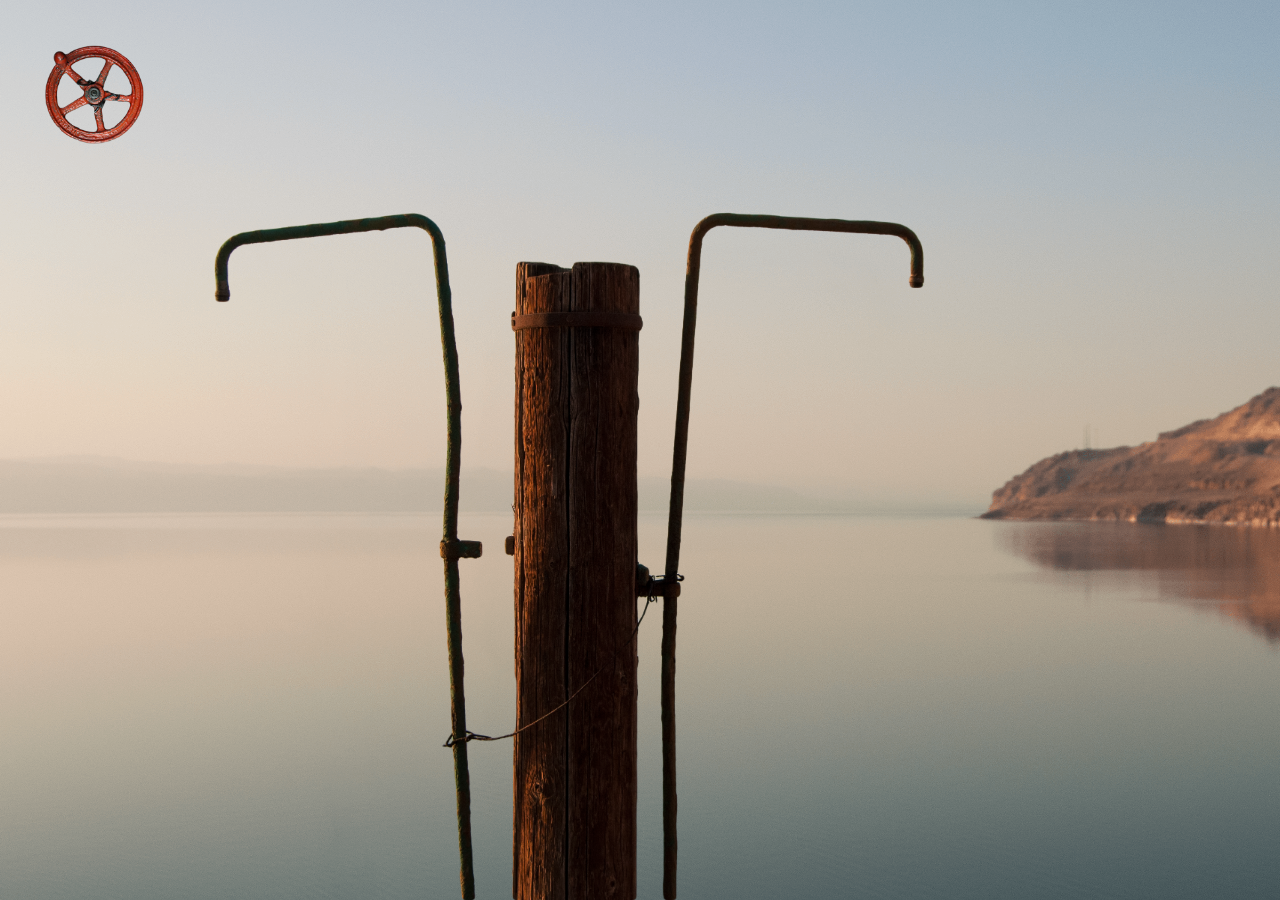
<file: index.html>
<!DOCTYPE html>
<html lang="en">

<head>
    
    <!-- Required meta tags -->
    <meta charset="utf-8">
    <meta name="viewport" content="width=device-width, initial-scale=1, shrink-to-fit=no">
    
    <!-- Other meta tags -->
    <meta name="description" content="Portfolio	of works">
    <meta name="keywords" content="EDA,	Digital Portfolio,	digital	media, Kent">
    <meta name="author" content="Michail Skalistiris Pikis">
    
    <!-- Bootstrap CSS -->
    <link rel="stylesheet" href="https://maxcdn.bootstrapcdn.com/bootstrap/4.0.0-beta/css/bootstrap.min.css" integrity="sha384-/Y6pD6FV/Vv2HJnA6t+vslU6fwYXjCFtcEpHbNJ0lyAFsXTsjBbfaDjzALeQsN6M" crossorigin="anonymous">
    
    <!-- Stylesheet link -->
    <link	rel="stylesheet"	href="css/styles.css">
    
    <!-- Favicons -->
    <link rel="icon" href="img/favicon.ico">
    <title>Michail Skalistiris Pikis</title>
</head>

<body>
    
    <!-- Valve Menu -->
    <nav >
        <a href="Menu.html"><img id="valve" src="img/Home/RValve.png" alt="Menu Button"></a>
    </nav>
    
    <!-- Tube Picture -->
   <div class="tubeD">
        <picture>
            <source srcset="img/Home/Mobile/Tubem.png" media="(min-height:100vw)">
            
            <!-- Tube for mobile -->
            <source srcset="img/Home/PC/Tube.png"> <img id="tube" src="img/Home/PC/Tube.png" alt="Tube"> </picture>
    </div>
    <!-- Signature -->
    <footer> <img id="signature" src="img/Home/Signature.png" alt="Signature">
    </footer>
   
</body>

</html>
</file>
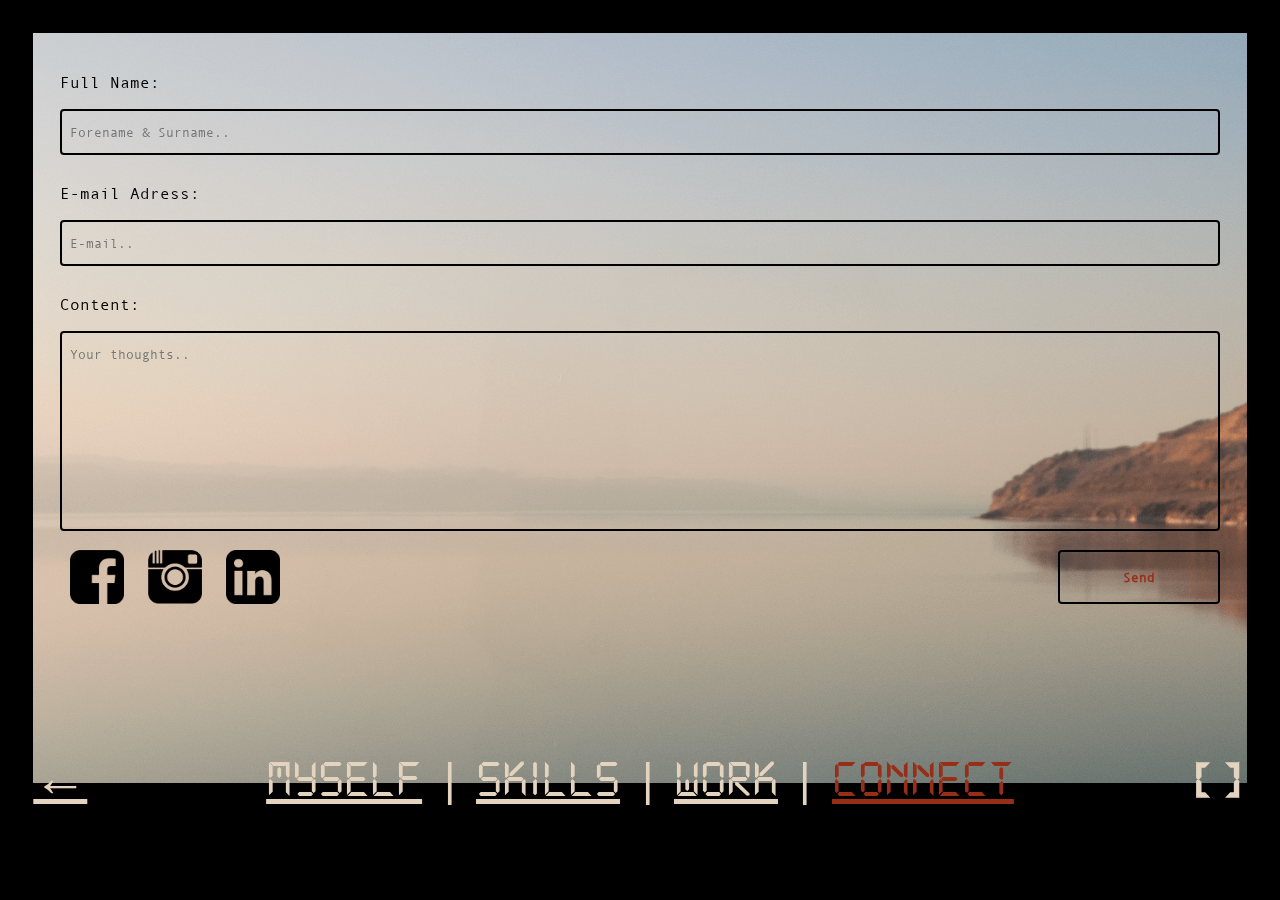
<file: Connect.html>
<!DOCTYPE html>
<html lang="en">

<head>
    <!-- Required meta tags -->
    <meta charset="utf-8">
    <meta name="viewport" content="width=device-width, initial-scale=1, shrink-to-fit=no">
    <!-- Bootstrap CSS -->
    <link rel="stylesheet" href="https://maxcdn.bootstrapcdn.com/bootstrap/4.0.0-beta/css/bootstrap.min.css" integrity="sha384-/Y6pD6FV/Vv2HJnA6t+vslU6fwYXjCFtcEpHbNJ0lyAFsXTsjBbfaDjzALeQsN6M" crossorigin="anonymous">
    <!-- Stylesheet link -->
    <link rel="stylesheet" href="css/styles.css">
    <!-- jQuery link -->
    <script src="js/jquery-3.2.1.min.js"></script>
    <script src="js/MenuFunctions.js"></script>
    <script>
        $(document).ready(function () {
            $("#sym").click(function () {
                $(".dMenu").css("bottom", "-16vh");
                $("#frame").css("border-bottom-width", "3.7vmin");
            });
        });
    </script>
    <!-- Favicons -->
    <link rel="icon" href="img/favicon.ico">
    <title>Michail Skalistiris Pikis</title>
</head>

<body>
    <div id="frame">
        <div id="contForm">
            <form action="mailto:admin@mspikis.com" method="post" enctype="text/plain">
                <div>
                    <label for="fName">Full Name:</label>
                    <input type="text" id="fName" name="Name" placeholder=" Forename & Surname.. " required> </div>
                <div>
                    <label for="email">E-mail Adress:</label>
                    <input type="text" id="email" name="E-mail" placeholder=" E-mail.." required> </div>
                <div>
                    <label for="subject">Content:</label>
                    <textarea id="subject" name="Message" placeholder=" Your thoughts.." style="height:200px" required></textarea>
                </div>
                <div>
                    <div class="cButtons">
                        <input type="submit" value="Send">
                        <div id="sMIcons">
                            <a href="https://www.facebook.com/michael.sk.pi"><img src="img/Connect/fbIcon.png" alt="Facebook Icon"></a>
                            <a href="https://www.instagram.com/mike_sk.p/"><img src="img/Connect/instaIcon.png" alt="Instagram Icon"></a>
                            <a href="https://www.linkedin.com/in/michail-skalistiris-pikis-367333107/"><img src="img/Connect/linkedInIcon.png" alt="Linked In Icon"></a>
                        </div>
                    </div>
                </div>
            </form>
            <button id="arrow">⥣</button>
        </div>
    </div>
    <div class="dMenu">
        <div class="dMContainer"> <a id="back" href="index.html">←</a>
            <div class="mPages">
                <ul id="line1">
                    <li><a href="Myself.html">MySelf</a></li><li>
                        <h3>|</h3> </li><li><a href="Skills.html">Skills<br></a></li>
                </ul>
                <h3 class="mHide">|</h3>
                <ul id="line2">
                    <li><a href="Work.html">Work</a></li><li>
                        <h3>|</h3> </li><li><a class="active" href="Connect.html">Connect</a></li>
                </ul>
            </div>
            <button id="sym">[ ]</button>
        </div>
    </div>
    <footer>
    </footer>
</body>

</html>
</file>
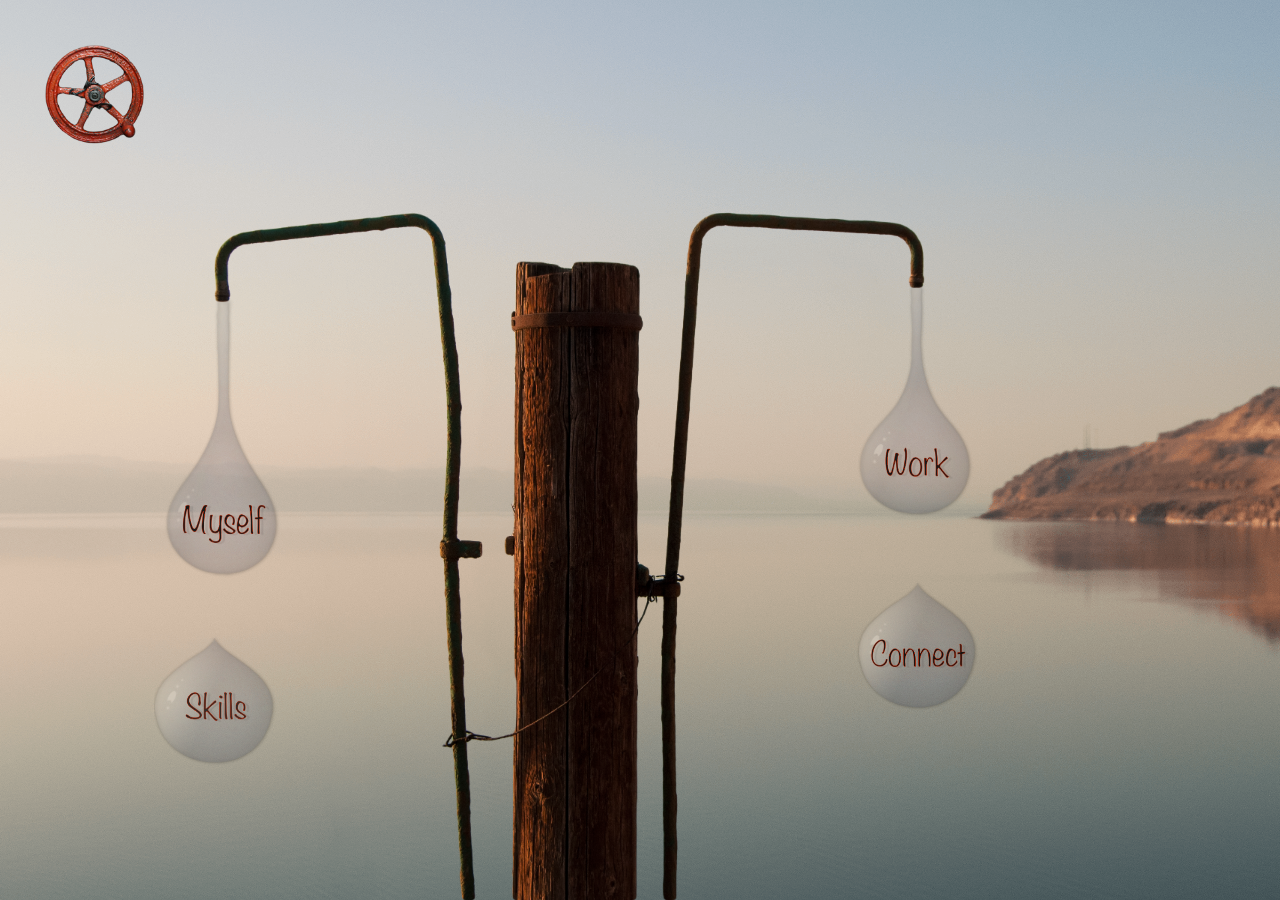
<file: Menu.html>
<!DOCTYPE html>
<html lang="en">

<head>
    <!-- Required meta tags -->
    <meta charset="utf-8">
    <meta name="viewport" content="width=device-width, initial-scale=1, shrink-to-fit=no">
    <!-- Other meta tags -->
    <meta name="description" content="Portfolio	of works">
    <meta name="keywords" content="EDA,	Digital Portfolio,	digital	media, Kent">
    <meta name="author" content="Michail Skalistiris Pikis">
    <!-- Javascript -->
    <script src="js/jquery-3.2.1.min.js"></script>
    <script src="js/MenuFunctions.js"></script>
    <script>
        $(document).ready(function () {
            
            // On load
            $("#valve").mouseover(function(){
    $(this).css("transform", "rotateZ(30deg)");
});
            $("#valve").mouseout(function(){
    $(this).css("transform", "rotateZ(180deg)");
});
           
           


            $("#valve").css("transform", "rotate(180deg)");
            
        });
    </script>
    <!-- Favicon -->
    <link rel="icon" href="img/favicon.ico">
    <!-- Bootstrap CSS -->
    <link rel="stylesheet" href="https://maxcdn.bootstrapcdn.com/bootstrap/4.0.0-beta/css/bootstrap.min.css" integrity="sha384-/Y6pD6FV/Vv2HJnA6t+vslU6fwYXjCFtcEpHbNJ0lyAFsXTsjBbfaDjzALeQsN6M" crossorigin="anonymous">
    <!-- Stylesheet link -->
    <link rel="stylesheet" href="css/styles.css">
    <!-- Favicons -->
    <title>Michail Skalistiris Pikis</title>
</head>

<body>
    <!-- Valve Menu -->
    <nav>
        <a href="index.html"><img id="valve" src="img/Home/RValve.png" alt="Menu Button"></a>
    </nav>
    <!-- Tube & Droplets Menu -->
    <div class="tubeD">
        <!-- Drops-->
        <!-- Myself Top Left -->
    
            <a id="dmyself" href="Myself.html">
                <picture>
                    <source srcset="img/Menu/Mobile/Dropsm/top.png" media="(min-height:100vw)">
                    <source srcset="img/Menu/PC/Drops/TL.png"><img class="dropt" src="img/Menu/PC/Drops/TL.png" alt="TL drop"> </picture>
            </a>
            <!-- Skills Bottom Left -->
            <a id="dskills" href="Skills.html">
                <picture> <img class="dropsb" src="img/Menu/PC/Drops/BL.png" alt="TL drop"> </picture>
            </a>
            <!-- Work Top Right -->
            <a id="dwork" href="Work.html">
                <picture>
                    <source srcset="img/Menu/Mobile/Dropsm/3.png" media="(min-height:100vw)">
                    <source srcset="img/Menu/PC/Drops/TR.png"><img class="dropt2" src="img/Menu/PC/Drops/TL.png" alt="TL drop"> </picture>
            </a>
            <!-- Connect Bottom Right -->
            <a id="dconnect" href="Connect.html">
                <picture> <img class="dropsb" src="img/Menu/PC/Drops/BR.png" alt="TL drop"> </picture>
            </a>
  
       <!-- Tube -->
        <picture>
            <source srcset="img/Home/Mobile/Tubem.png" media="(min-height:100vw)">
            <source srcset="img/Home/PC/Tube.png"> <img id="tube" src="img/Home/PC/Tube.png" alt="Tube"> </picture>
    </div>
    <!-- Signature -->
    <footer> <img id="signature" src="img/Home/Signature.png" alt="Signature">
    </footer>
</body>

</html>
</file>
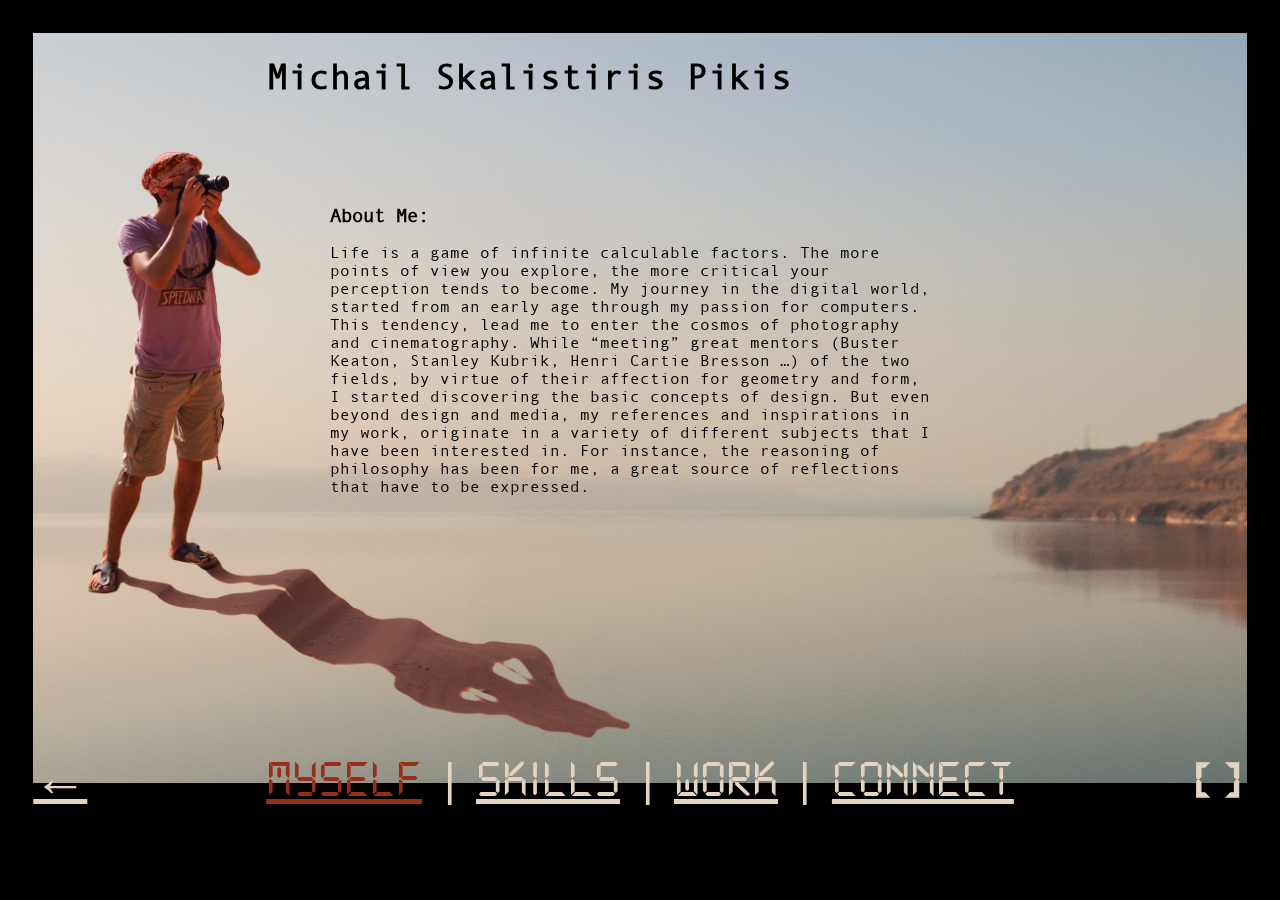
<file: Myself.html>
<!DOCTYPE html>
<html lang="en">

<head>
    <!-- Required meta tags -->
    <meta charset="utf-8">
    <meta name="viewport" content="width=device-width, initial-scale=1, shrink-to-fit=no">
    <!-- Bootstrap CSS -->
    <link rel="stylesheet" href="https://maxcdn.bootstrapcdn.com/bootstrap/4.0.0-beta/css/bootstrap.min.css" integrity="sha384-/Y6pD6FV/Vv2HJnA6t+vslU6fwYXjCFtcEpHbNJ0lyAFsXTsjBbfaDjzALeQsN6M" crossorigin="anonymous">
    <!-- Stylesheet link -->
    <link rel="stylesheet" href="css/styles.css">
    <!-- jQuery link -->
    <script src="js/jquery-3.2.1.min.js"></script>
    <script src="js/MenuFunctions.js"></script>
    <!-- Favicons -->
    <link rel="icon" href="img/favicon.ico">
    <title>Michail Skalistiris Pikis</title>
</head>

<body>
    <!-- Frame-->
    <div id="frame">
        <!-- Content container-->
        <div id="contentM">
            <!-- Title-->
            <h1 id="name">Michail Skalistiris Pikis</h1>
            <!-- Picture of Myself-->
            <picture> <img id="myPhoto" src="img/Myself/MyPicture.png" alt="My Photo"></picture>
            <div id="mText">
                <!-- Content Heading-->
                <h2 id="h2m">About Me:</h2>
                <!-- About Me text-->
                <div id="aboutM">
                    <p>Life is a game of infinite calculable factors. The more points of view you explore, the more critical your perception tends to become. My journey in the digital world, started from an early age through my passion for computers. This tendency, lead me to enter the cosmos of photography and cinematography. While “meeting” great mentors (Buster Keaton, Stanley Kubrik, Henri Cartie Bresson …) of the two fields, by virtue of their affection for geometry and form, I started discovering the basic concepts of design. But even beyond design and media, my references and inspirations in my work, originate in a variety of different subjects that I have been interested in. For instance, the reasoning of philosophy has been for me, a great source of reflections that have to be expressed.</p>
                </div>
            </div>
        </div>
    </div>
    <!-- Digital Menu -->
   <div class="dMenu">
        <div class="dMContainer"> <a id="back" href="index.html">←</a>
            <div class="mPages">
                <ul id="line1">
                    <li><a class="active" href="Myself.html">MySelf</a></li><li>
                        <h3>|</h3> </li><li><a  href="Skills.html">Skills<br></a></li>
                </ul>
                <h3 class="mHide">|</h3>
                <ul id="line2">
                    <li><a href="Work.html">Work</a></li><li>
                        <h3>|</h3> </li><li><a href="Connect.html">Connect</a></li>
                </ul>
            </div>
            <button id="sym">[ ]</button>
        </div>
        <button id="arrow">⥣</button>
    </div>
</body>

</html>
</file>
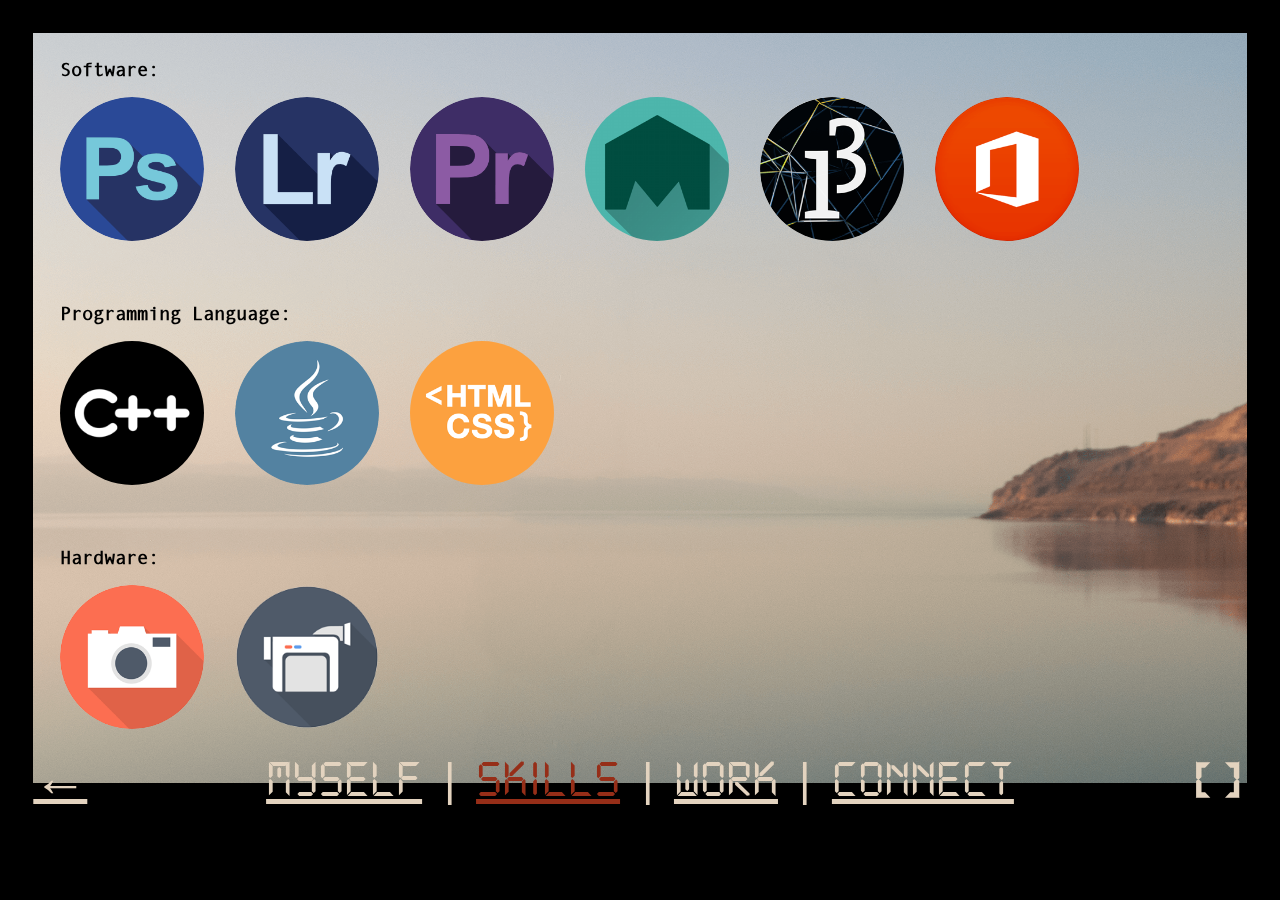
<file: Skills.html>
<!DOCTYPE html>
<html lang="en">

<head>
    <!-- Required meta tags -->
    <meta charset="utf-8">
    <meta name="viewport" content="width=device-width, initial-scale=1, shrink-to-fit=no">
    <script src="js/jquery-3.2.1.min.js"></script>
    <script src="js/MenuFunctions.js"></script>
    <script>
        $(document).ready(function () {
            $(".sText").children().hide();
            $("#photoshopB").click(function () {
                $(".sText").children().hide();
                $("#photoshopT").show();
            });
            $("#lightroomB").click(function () {
                $(".sText").children().hide();
                $("#lightroomT").show();
            });
            $("#premiereB").click(function () {
                $(".sText").children().hide();
                $("#premiereT").show();
            });
            $("#mayaB").click(function () {
                $(".sText").children().hide();
                $("#mayaT").show();
            });
            $("#processingB").click(function () {
                $(".sText").children().hide();
                $("#processingT").show();
            });
            $("#officeB").click(function () {
                $(".sText").children().hide();
                $("#officeT").show();
            });
            $("#cB").click(function () {
                $(".sText").children().hide();
                $("#cT").show();
            });
            $("#javaB").click(function () {
                $(".sText").children().hide();
                $("#javaT").show();
            });
            $("#webB").click(function () {
                $(".sText").children().hide();
                $("#webT").show();
            });
            $("#photographyB").click(function () {
                $(".sText").children().hide();
                $("#photographyT").show();
            });
            $("#videoB").click(function () {
                $(".sText").children().hide();
                $("#videoT").show();
            });
            
        });
    </script>
    <!-- Bootstrap CSS -->
    <link rel="stylesheet" href="https://maxcdn.bootstrapcdn.com/bootstrap/4.0.0-beta/css/bootstrap.min.css" integrity="sha384-/Y6pD6FV/Vv2HJnA6t+vslU6fwYXjCFtcEpHbNJ0lyAFsXTsjBbfaDjzALeQsN6M" crossorigin="anonymous">
    <!-- Stylesheet link -->
    <link rel="stylesheet" href="css/styles.css">
    <!-- Favicons -->
    <link rel="icon" href="img/favicon.ico">
    <title>Michail Skalistiris Pikis</title>
</head>

<body>
    <!-- Frame-->
    <div id="frame">
        <!-- Flex content container-->
        <div id="flex-container">
            <!-- Software skills-->
            <div id="softCont">
                <h2 class="sHead">Software:</h2>
                <!-- Flex icon container-->
                <div class="row">
                    <button id="photoshopB" class="sButton"><img src="img/Skills/Photoshop.png" alt="Photoshop Icon"></button>
                    <button class="sButton" id="lightroomB"><img src="img/Skills/Lightroom.png" alt="Lightroom Icon"></button>
                    <button class="sButton" id="premiereB"><img src="img/Skills/Premiere.png" alt="Premiere Icon"></button>
                    <button class="sButton" id="mayaB"><img src="img/Skills/Maya.png" alt="Maya Icon"></button>
                    <button class="sButton" id="processingB"><img src="img/Skills/Processing.png" alt="Processing Icon"></button>
                    <button class="sButton" id="officeB"><img src="img/Skills/Office.png" alt="Office Icon"></button>
                </div>
            </div>
            <!-- Programming Language SKills-->
            <div id="prLaCont">
                <h2 class="sHead">Programming Language:</h2>
                <div class="row">
                    <button class="sButton" id="cB"><img src="img/Skills/C.png" alt="C++ Icon"></button>
                    <button class="sButton" id="javaB"><img src="img/Skills/JAVA.png" alt="Java Icon"></button>
                    <button class="sButton" id="webB"><img src="img/Skills/htmlcss.png" alt="HTML & CSS & JS"></button>
                </div>
            </div>
            <!-- Hardware Skills-->
            <div id="hardCont">
                <h2 class="sHead">Hardware:</h2>
                <div class="row">
                    <button class="sButton" id="photographyB"><img src="img/Skills/Photography.png" alt="Photography Icon"></button>
                    <button class="sButton" id="videoB"><img src="img/Skills/Video.png" alt="Video Icon"></button>
                </div>
            </div>
            <div class="sText">
                <div id="photoshopT">
                    <h2>Photoshop:</h2><br>
                    <p>Designing, enhancing and grading, have become a part of my lifestyle since 2009, and what a better tool than Photoshop.</p>
                </div>
                <div id="lightroomT">
                    <h2>Lightroom:</h2><br>
                    <p>The colossus of discipline and organization has been a useful companion in creating and storing photographic artworks.</p>
                </div>
                <div id="premiereT">
                    <h2>Premiere:</h2><br>
                    <p>Moving image would never be the same with the absence of Premier. Since 2015 I have explored many of its multiple functionalities with some success.</p>
                </div>
                <div id="mayaT">
                    <h2>Maya:</h2><br>
                    <p>Three-dimensional representation of media is a radical evolution in the conventional digital world. In order to be part of the future, I have worked with Maya and created multiple designs.</p>
                </div>
                <div id="processingT">
                    <h2>Processing:</h2><br>
                    <p>Through using Processing, I have learned how to connect the digital world with the tangible in order to produce games and productivity applications.</p>
                </div>
                <div id="officeT">
                    <h2>Office:</h2><br>
                    <p>Word, Excel and PowerPoint are compulsory tools for dealing with complex and everyday problems in a well-organized framework. As a digital artist, they have become an element of my routine.</p>
                </div>
                <div id="cT">
                    <h2>C++:</h2><br>
                    <p>I have experimented with C++ on a basic level through Visual Studio.</p>
                </div>
                <div id="javaT">
                    <h2>Java:</h2><br>
                    <p>Java became a passion, when I started realizing the double O concept and its application in every-day problems. As a compulsive rationalist, order, categorization and nesting, became a part of my lifestyle.</p>
                </div>
                <div id="webT">
                    <h2>HTML5 + CSS3:</h2><br>
                    <p>The knowledge of coding in HTML and CSS has provided me with an insight to the internet wolrd. Now, I can analyse a website criticaly and develop my own. </p>
                </div>
                <div id="photographyT">
                    <h2>Photography:</h2><br>
                    <p>My affection for photography arose from attending the seminars of Platon Rivelis. As a result of his inspiring speeches and work I began to realise that photography is not about WHAT, but HOW you see. Later, I was awarded the National Geographic Kid’s first prize for landscape photography. Since then I have continued to explore the world through my viewfinder.</p>
                </div>
                <div id="videoT">
                    <h2>Video:</h2><br>
                    <p>I can remember my-self playing around with a video camera since I was a kid. Gradually, I started experimenting with editing software in order to create short video clips and movies. My perception on cinematography, sharpened during my participation in filming the BTS of “Life Will Smille” documentary and later on, in the summer of 2017, when I worked for a wedding videography agency.</p>
                </div>
            </div>
        </div>
    </div>
    <!-- Digital Menu -->
    <div class="dMenu">
        <div class="dMContainer"> <a id="back" href="index.html">←</a>
            <div class="mPages">
                <ul id="line1">
                    <li><a href="Myself.html">MySelf</a></li><li>
                        <h3>|</h3> </li><li><a class="active" href="Skills.html">Skills<br></a></li>
                </ul>
                <h3 class="mHide">|</h3>
                <ul id="line2">
                    <li><a href="Work.html">Work</a></li><li>
                        <h3>|</h3> </li><li><a href="Connect.html">Connect</a></li>
                </ul>
            </div>
            <button id="sym">[ ]</button>
        </div>
        <button id="arrow">⥣</button>
    </div>
</body>

</html>
</file>
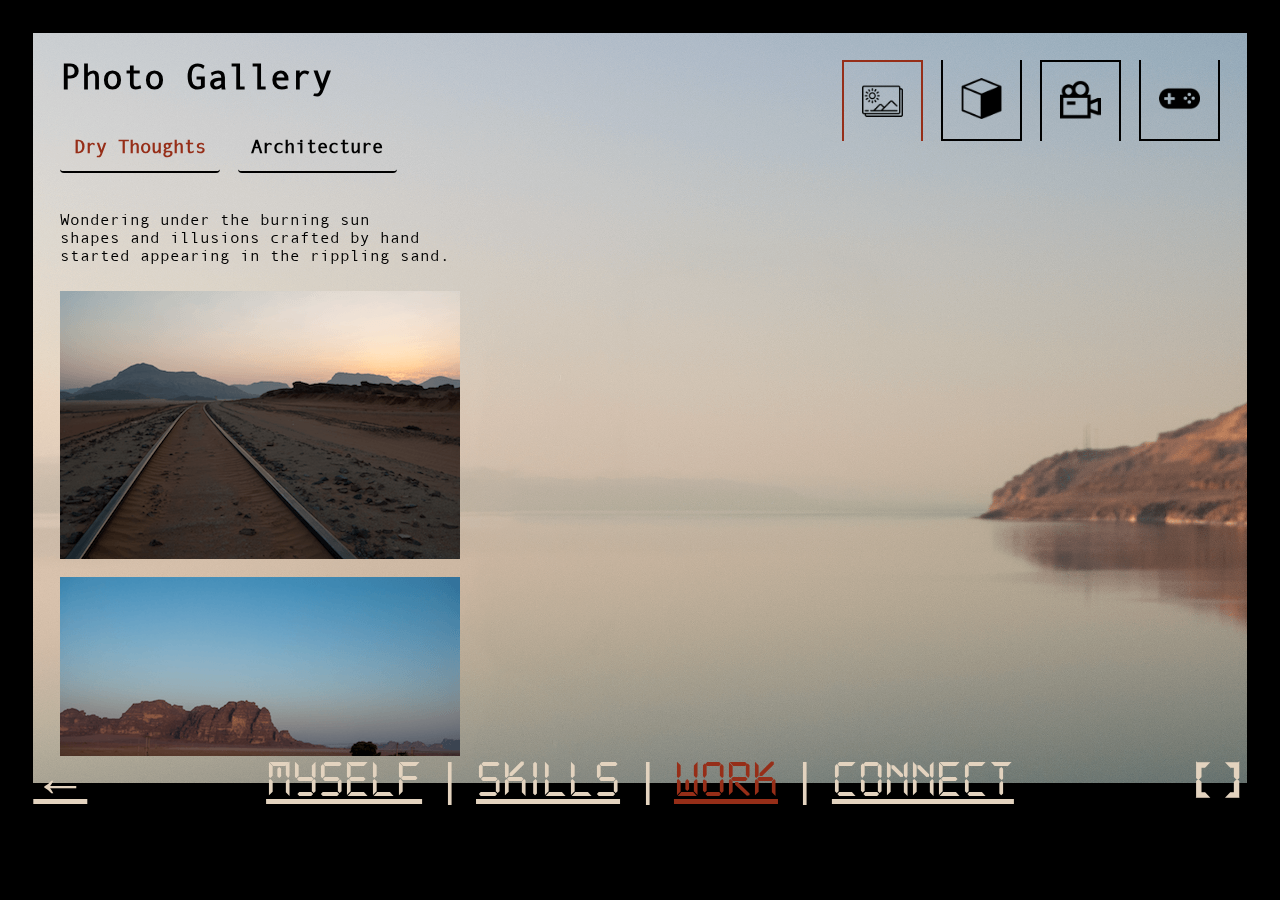
<file: Work.html>
<!DOCTYPE html>
<html lang="en">

<head>
    <!-- Lightbox -->
    <link href="css/lightbox.css" rel="stylesheet">
    <!-- Required meta tags -->
    <meta charset="utf-8">
    <meta name="viewport" content="width=device-width, initial-scale=1, shrink-to-fit=no">
    <!-- Javascript -->
    <script src="js/jquery-3.2.1.min.js"></script>
    <script src="js/MenuFunctions.js"></script>
    <script>
        $(document).ready(function () {
            
            // On load
            $(".3dCompC").hide();
            $(".cineC").hide();
            $(".gamesC").hide();
            $("#archC").hide();
            $("#tRC").hide();
            $(".3dCompC").removeClass("hide");
            $(".cineC").removeClass("hide");
            $(".gamesC").removeClass("hide");
            $(".photoC").removeClass("hide");
            $("#photoB").addClass("wActive");
            $("#dTB").addClass("wPActive");
            
            // CATEGORY MENU
            
            // Active button reset when clicking on category button.
            $(".wButton").click(function () {
                $(".wButton").removeClass('wActive');
                $(".wPButton").removeClass("wPActive");
                $(".wColumn").children().hide();
            });
            
            // Photo Gallery 
            $("#photoB").click(function () {
                
                // Hide every other category.
                $(".3dCompC").hide();
                $(".cineC").hide();
                $(".gamesC").hide();
                
                //Show Photo Gallery and Dry Thoughts.
                $(".photoC").show();
                $("#dTC").show();
    
                
                // Mark buttons as active.
                $("#photoB").addClass('wActive');
                $("#dTB").addClass("wPActive");
                
            });
            
            // 3D Compositions
            $("#dCompB").click(function () {
                
                // Hide every other category.
                $(".photoC").hide();
                $(".cineC").hide();
                $(".gamesC").hide();
                
                // Show 3D Compositions and Van.
                $(".3dCompC").show();
                $("#vanC").show();
                
                // Mark buttons as active.
                $("#dCompB").addClass("wActive");
                $("#vanB").addClass("wPActive");
            });
            
            // Cinematography
            $("#cineB").click(function () {
                
                // Hide every other category.
                $(".photoC").hide();
                $(".3dCompC").hide();
                $(".gamesC").hide();
                
                // Show Cinematography and Life Will Smile.
                $(".cineC").show();
                $("#lWSC").show();
                
                // Mark buttons as active.
                $("#cineB").addClass('wActive');
                $("#lWSB").addClass("wPActive");
            });
            
            // Games
            $("#gamesB").click(function () {
                
                // Hide every other category.
                $(".photoC").hide();
                $(".3dCompC").hide();
                $(".cineC").hide();
                
                // Show Games and Cannon Ball.
                $(".gamesC").show();
                $("#cBC").show();
                
                // Mark buttons as active.
                $("#gamesB").addClass('wActive');
                $("#cBB").addClass("wPActive");
            });
            
            // PROJECT MENU
            
            // Active button reset when clicking on project button. 
            $(".wPButton").click(function () {
                $(".wPButton").removeClass("wPActive");
                $(".wColumn").children().hide();
            });
            
            // Architecture button
            $("#archB").click(function () {
                $("#archC").show();
                $("#archB").addClass("wPActive");
            });
            $("#dTB").click(function () {
                $("#dTC").show();
                $("#dTB").addClass("wPActive");
            });
            $("#vanB").click(function () {
                $("#vanC").show();
                $("#vanB").addClass("wPActive");
            });
            $("#sPUB").click(function () {
                $("#sPUC").show();
                $("#sPUB").addClass("wPActive");
            });
            $("#lWSB").click(function () {
                $("#lWSC").show();
                $("#lWSB").addClass("wPActive");
            });
            $("#cBB").click(function () {
                $("#cBC").show();
                $("#cBB").addClass("wPActive");
            });

            function doClick(e) {}
        });
    </script>
    <!-- Bootstrap CSS -->
    <link rel="stylesheet" href="https://maxcdn.bootstrapcdn.com/bootstrap/4.0.0-beta/css/bootstrap.min.css" integrity="sha384-/Y6pD6FV/Vv2HJnA6t+vslU6fwYXjCFtcEpHbNJ0lyAFsXTsjBbfaDjzALeQsN6M" crossorigin="anonymous">
    <script src="https://maxcdn.bootstrapcdn.com/bootstrap/4.0.0-beta.2/js/bootstrap.min.js" integrity="sha384-alpBpkh1PFOepccYVYDB4do5UnbKysX5WZXm3XxPqe5iKTfUKjNkCk9SaVuEZflJ" crossorigin="anonymous"></script>
    <!-- Stylesheet link -->
    <link rel="stylesheet" href="css/styles.css">
    <!-- Favicons -->
    <link rel="icon" href="img/favicon.ico">
    <title>Michail Skalistiris Pikis</title>
</head>

<body>
    <div id="frame">
        <div id="contentW">
            <div id="wHead">
                <h1 class="photoC hide">Photo Gallery</h1>
                <h1 class="3dCompC hide">3D Compositions</h1>
                <h1 class="cineC hide">Cinematography</h1>
                <h1 class="gamesC hide">Games</h1> </div>
            <!-- Projects -->
            <div id="projects">
                <div class="photoC hide">
                    <button id="dTB" class="wPButton">Dry Thoughts</button>
                    <button id="archB" class="wPButton">Architecture</button>
                    
                </div>
                <div class="3dCompC hide">
                    <button id="vanB" class="wPButton">Wolkswagen Type 2</button>
                    <button id="sPUB" class="wPButton">Solar Powered Umbrella</button>
                </div>
                <div class="cineC hide">
                    <button id="lWSB" class="wPButton">Life Will Smile (BTS)</button>
                </div>
                <div class="gamesC hide">
                    <button id="cBB" class="wPButton">Cannon Ball</button>
                </div>
            </div>
            <!-- Main Content -->
            <div id="mainInfo">
                <div class="photoC wColumn hide">
                    <!-- Dry Thoughts -->
                    <div id="dTC">
                        <div class="wText">
                            <p>Wondering under the burning sun
                                <br> shapes and illusions crafted by hand
                                <br> started appearing in the rippling sand. </p>
                        </div>
                        <div class="wRow">
                            <div class="thumbnail col-lg-4 col-md-6 col-sm-12">
                                <a href="img/Work/PhotoGallery/DryThoughts/gt1.png" data-lightbox="dTC" title="Camera: Nikon D60 | A: f/10 | S: 1/80"> <img src="img/Work/PhotoGallery/DryThoughts/thumbgt1.png" class="img-responsive" alt="Dry Thoughts Image 1"> </a>
                            </div>
                            <div class="thumbnail col-lg-4 col-md-6 col-sm-12">
                                <a href="img/Work/PhotoGallery/DryThoughts/gt2.png" data-lightbox="dTC" title="Camera: Nikon D60 | A: f/6.3 | S: 1/640"> <img src="img/Work/PhotoGallery/DryThoughts/thumbgt2.png" class="img-responsive" alt="Dry Thoughts Image 2"> </a>
                            </div>
                            <div class="thumbnail col-lg-4 col-md-6 col-sm-12">
                                <a href="img/Work/PhotoGallery/DryThoughts/gt3.png" data-lightbox="dTC" title="Camera: Nikon D60 | A: f/18 | S: 1/60"> <img src="img/Work/PhotoGallery/DryThoughts/thumbgt3.png" class="img-responsive" alt="Dry Thoughts 3"> </a>
                            </div>
                            <div class="thumbnail col-lg-4 col-md-6 col-sm-12">
                                <a href="img/Work/PhotoGallery/DryThoughts/gt4.png" data-lightbox="dTC" title="Camera: Nikon D60 | A: f/16 | S: 1/60"> <img src="img/Work/PhotoGallery/DryThoughts/thumbgt4.png" class="img-responsive" alt="Dry Thoughts Image 4"> </a>
                            </div>
                            <div class="thumbnail col-lg-4 col-md-6 col-sm-12">
                                <a href="img/Work/PhotoGallery/DryThoughts/gt5.png" data-lightbox="dTC" title="Camera: Nikon D60 | A: f/14 | S: 1/125"> <img src="img/Work/PhotoGallery/DryThoughts/thumbgt5.png" class="img-responsive" alt="Dry Thoughts Image 5"> </a>
                            </div>
                            <div class="thumbnail col-lg-4 col-md-6 col-sm-12">
                                <a href="img/Work/PhotoGallery/DryThoughts/gt6.png" data-lightbox="dTC" title="Camera: Nikon D60 | A: f/8 | S: 1/1000"> <img src="img/Work/PhotoGallery/DryThoughts/thumbgt6.png" class="img-responsive" alt="Dry Thoughts Image 6"> </a>
                            </div>
                            <div class="thumbnail col-lg-4 col-md-6 col-sm-12">
                                <a href="img/Work/PhotoGallery/DryThoughts/gt7.png" data-lightbox="dTC" title="Camera: Nikon D60 | A: f/18 | S: 1/60"> <img src="img/Work/PhotoGallery/DryThoughts/thumbgt7.png" class="img-responsive" alt="Going To Image 7"> </a>
                            </div>
                            <div class="thumbnail col-lg-4 col-md-6 col-sm-12">
                                <a href="img/Work/PhotoGallery/DryThoughts/gt8.png" data-lightbox="dTC" title="Camera: Nikon D60 | A: f/9 | S: 1/400"> <img src="img/Work/PhotoGallery/DryThoughts/thumbgt8.png" class="img-responsive" alt="Dry Thoughts Image 8"> </a>
                            </div>
                        </div>
                    </div>
                    <!-- Architecture -->
                    <div id="archC">
                        <div class="wText">
                            <p>Architectural photography is one of my favourite means to express my visions. My work, is a sequence of exterior designs, photographed in formalistic manner.</p>
                        </div>
                        <div class="wRow">
                            <div class="thumbnail col-lg-4 col-md-6 col-sm-12">
                                <a href="img/Work/PhotoGallery/Architecture/arch3.png" data-lightbox="archC" title="Camera: Nikon D60 | A: f/9 | S: 1/250"> <img src="img/Work/PhotoGallery/Architecture/thumbarch3.png" class="img-responsive" alt="Architecture Image 3"> </a>
                            </div>
                            <div class="thumbnail col-lg-4 col-md-6 col-sm-12">
                                <a href="img/Work/PhotoGallery/Architecture/arch5.png" data-lightbox="archC" title="Camera: Nikon D60 | A: f/20 | S: 1/25"> <img src="img/Work/PhotoGallery/Architecture/thumbarch5.png" class="img-responsive" alt="Architecture Image 5"> </a>
                            </div>
                            <div class="thumbnail col-lg-4 col-md-6 col-sm-12">
                                <a href="img/Work/PhotoGallery/Architecture/arch6.png" data-lightbox="archC" title="Camera: Nikon D60 | A: f/8 | S: 1/1,250"> <img src="img/Work/PhotoGallery/Architecture/thumbarch6.png" class="img-responsive" alt="Architecture Image 6"> </a>
                            </div>
                            <div class="thumbnail col-lg-4 col-md-6 col-sm-12">
                                <a href="img/Work/PhotoGallery/Architecture/arch1.png" data-lightbox="archC" title="Camera: Nikon D60 | A: f/7.1 | S: 1/400"> <img src="img/Work/PhotoGallery/Architecture/thumbarch1.png" class="img-responsive" alt="Architecture Image 1"> </a>
                            </div>
                            <div class="thumbnail col-lg-4 col-md-6 col-sm-12">
                                <a href="img/Work/PhotoGallery/Architecture/arch2.png" data-lightbox="archC" title="Camera: Nikon D60 | A: f/4 | S: 1/10"> <img src="img/Work/PhotoGallery/Architecture/thumbarch2.png" class="img-responsive" alt="Architecture Image 2"> </a>
                            </div>
                            <div class="thumbnail col-lg-4 col-md-6 col-sm-12">
                                <a href="img/Work/PhotoGallery/Architecture/arch4.png" data-lightbox="archC" title="Camera: Nikon D60 | A: f/8 | S: 1/640"> <img src="img/Work/PhotoGallery/Architecture/thumbarch4.png" class="img-responsive" alt="Architecture Image 4"> </a>
                            </div>
                        </div>
                    </div>
                </div>
                <div class="3dCompC wColumn hide">
                    <!-- Volkswagen Type 2 -->
                    <div id="vanC">
                        <div class="wText">
                            <p><u>Software:</u> Maya Autodesk
                                <br>
                                <br> This van model was my first 3D composition I ever created. It is based on the Volkswagen Type 2 Van that was introduced in 1950. The designing process was accomplished through the use of Maya Autodesk software while being guided by blueprints of the original design.</p>
                        </div>
                        <div class="wFull">
                            <iframe src="https://www.youtube.com/embed/KL63pvTQKEs" allowfullscreen="allowfullscreen"></iframe>
                        </div>
                    </div>
                    <!-- Solar Powered Umbrella -->
                    <div id="sPUC">
                        <div class="wText">
                            <p><u>Software:</u> Maya Autodesk
                                <br>
                                <br> The Solar Powered Umbrella is a project of my own conception and design. It is a 3D illustrated idea for parks that has the ability to transform sunlight into electrical energy with the help of solar panels. In order to increase electricity production, the umbrella tilts towards the sun to capture as much solar energy as possible during the day. Produced electricity is used to charge bicycles and other electronic devices. Additionally, the umbrella has spotlights that provide the necessary brightness when the light is low.</p>
                        </div>
                        <div class="wRow">
                            <div class="thumbnail col-lg-4 col-md-6 col-sm-12">
                                <a href="img/Work/3DComp/SollarPoweredUmbrella/Umbrela.png" data-lightbox="sPUGallery" title="Software: Maya Autodesk | Renderer: Arnold"> <img src="img/Work/3DComp/SollarPoweredUmbrella/Umbrelathumb.png" alt="Cannon Ball Start"> </a>
                            </div>
                            <div class="thumbnail col-lg-4 col-md-6 col-sm-12">
                                <a href="img/Work/3DComp/SollarPoweredUmbrella/Umbrela2.png" data-lightbox="sPUGallery" title="Software: Maya Autodesk | Renderer: Arnold"> <img src="img/Work/3DComp/SollarPoweredUmbrella/Umbrela2thumb.png" alt="Cannon Ball Start"> </a>
                            </div>
                            <div class="thumbnail col-lg-4 col-md-6 col-sm-12">
                                <a href="img/Work/3DComp/SollarPoweredUmbrella/Umbrela3.png" data-lightbox="sPUGallery" title="Software: Maya Autodesk | Renderer: Arnold"> <img src="img/Work/3DComp/SollarPoweredUmbrella/Umbrela3thumb.png" alt="Cannon Ball Start"> </a>
                            </div>
                            <div class="thumbnail col-lg-4 col-md-6 col-sm-12">
                                <a href="img/Work/3DComp/SollarPoweredUmbrella/Umbrela4.png" data-lightbox="sPUGallery" title="Software: Maya Autodesk | Renderer: Arnold"> <img src="img/Work/3DComp/SollarPoweredUmbrella/Umbrela4thumb.png" alt="Cannon Ball Start"> </a>
                            </div>
                        </div>
                    </div>
                </div>
                <div class="cineC wColumn hide">
                    <!-- Life Will Smile -->
                    <div id="lWSC">
                        <div class="wText">
                            <h4>Theme:</h4>
                            <br>
                            <p> During World War II, on the small Greek island of Zakynthos, every member of the Jewish community survived from the Germans unscratched. A unique occurrence in the chronicles of modern European history and one of the greatest untold stories of Greek bravery and courage.</p>
                            <br>
                            <h4>The documentary:</h4>
                            <br>
                            <p><u>Producer:</u> Steven Priovolos, Nomadic Films, TerraMagma
                                <br> <u>Director:</u> Drey Kleanthous
                                <br> <u>Under the auspices of:</u> UNESCO, Greek-America Foundation
                                <br>
                                <br> “Life Will Smile” is a 40-minute documentary of the events that took place at Zakynthos in 1943. The film is exclusively narrated by one of the last remaining survivors, 84-year old Haim Konstantini. Just 10 years old, in 1943, Haim tells the story through the veiled innocence of childhood.</p>
                            <br>
                            <h4>My role:</h4>
                            <br>
                            <p>Working as a camera operator for the Behind The Scenes of “Life Will Smile” documentary gave me the unique opportunity to be a part of a large-scale production. Except of improving my cinematography skills, I had the chance to observe, from the inside, the operation of a professional filming team. </p>
                        </div>
                        <div class="wFull">
                            <iframe src="https://www.youtube.com/embed/9QSDdVuAeUA" allowfullscreen="allowfullscreen"></iframe>
                        </div>
                        <div class="wRow">
                            <div class="thumbnail col-lg-4 col-md-6 col-sm-12">
                                <a href="img/Work/Cine/BTS1.png" data-lightbox="lWSC" title="Camera: Nikon D810 | A: f/1.6 | S: 1/160"> <img src="img/Work/Cine/BTS1thumb.png" alt="Life Will Smile Image 1"> </a>
                            </div>
                            <div class="thumbnail col-lg-4 col-md-6 col-sm-12">
                                <a href="img/Work/Cine/BTS2.png" data-lightbox="lWSC" title="Camera: Nikon D750 | A: f/5.6 | S: 1/100"> <img src="img/Work/Cine/BTS2thumb.png" alt="Life Will Smile Image 2"> </a>
                            </div>
                            <div class="thumbnail col-lg-4 col-md-6 col-sm-12">
                                <a href="img/Work/Cine/BTS3.png" data-lightbox="lWSC" title="Camera: Nikon D750 | A: f/8 | S: 1/60"> <img src="img/Work/Cine/BTS3thumb.png" alt="Life Will Smile Image 3"> </a>
                            </div>
                            <div class="thumbnail col-lg-4 col-md-6 col-sm-12">
                                <a href="img/Work/Cine/BTS4.png" data-lightbox="lWSC" title="Camera: Nikon D750 | A: f/4.5 | S: 1/1600"> <img src="img/Work/Cine/BTS4thumb.png" alt="Life Will Smile Image 4"> </a>
                            </div>
                            <div class="thumbnail col-lg-4 col-md-6 col-sm-12">
                                <a href="img/Work/Cine/BTS5.png" data-lightbox="lWSC" title="Camera: Nikon D810 | A: f/3.2 | S: 1/400"> <img src="img/Work/Cine/BTS5thumb.png" alt="Life Will Smile Image 5"> </a>
                            </div>
                            <div class="thumbnail col-lg-4 col-md-6 col-sm-12">
                                <a href="img/Work/Cine/BTS6.png" data-lightbox="lWSC" title="Camera: Nikon D810 | A: f/4.5 | S: 1/500"> <img src="img/Work/Cine/BTS6thumb.png" alt="Life Will Smile Image 6"> </a>
                            </div>
                            <div class="thumbnail col-lg-4 col-md-6 col-sm-12">
                                <a href="img/Work/Cine/BTS7.png" data-lightbox="lWSC"> <img src="img/Work/Cine/BTS7thumb.png" alt="Life Will Smile Image 7" title="Camera: Nikon D810 | A: f/4 | S: 1/160"> </a>
                            </div>
                            <div class="thumbnail col-lg-4 col-md-6 col-sm-12">
                                <a href="img/Work/Cine/BTS8.png" data-lightbox="lWSC"> <img src="img/Work/Cine/BTS8thumb.png" alt="Life Will Smile Image 8" title="Camera: Nikon D810 | A: f/5 | S: 1/160"> </a>
                            </div>
                            <div class="thumbnail col-lg-4 col-md-6 col-sm-12">
                                <a href="img/Work/Cine/Certificate.png" data-lightbox="lWSC"> <img src="img/Work/Cine/Certificatethumb.png" alt="Life Will Smile Participation Certificate"> </a>
                            </div>
                        </div>
                    </div>
                </div>
                <div class="gamesC wColumn hide">
                    <!-- Cannon Ball -->
                    <div id="cBC">
                        <div class="wText">
                            <h4>User Friendly:</h4>
                            <br>
                            <p>The simplistic interface of the game, provides the user with a smooth gaming experience of simple choices, without the lack of adrenaline.</p>
                            <br>
                            <h4>Interactive:</h4>
                            <p>
                                <br> Using leap motion, the game acquires a whole new dimension of user and computer interaction. The player is able to rotate the cannon and shoot balls with simple hand gestures.</p>
                            <br>
                            <h4>Addictive:</h4>
                            <br>
                            <p>By their very nature, tower defence games have the ability to absorb the player until they complete every single challenge. In combination with eye catching graphics the results are intense. </p>
                        </div>
                        <div class="wRow">
                            <div class="thumbnail col-lg-4 col-md-6 col-sm-12">
                                <a href="img/Work/Games/CBStart.png" data-lightbox="cBG"> <img src="img/Work/Games/CBStart-thumb.png" class="img-responsive" alt="Cannon Ball Start"> </a>
                            </div>
                            <div class="thumbnail col-lg-4 col-md-6 col-sm-12">
                                <a href="img/Work/Games/CBGame.png" data-lightbox="cBG"> <img src="img/Work/Games/CBGame-thumb.png" class="img-responsive" alt="Cannon Ball Game"> </a>
                            </div>
                            <div class="thumbnail col-lg-4 col-md-6 col-sm-12">
                                <a href="img/Work/Games/CBGameOver.png" data-lightbox="cBG"> <img src="img/Work/Games/CBGameOver-thumb.png" class="img-responsive" alt="Cannon Ball Game Over"> </a>
                            </div>
                        </div>
                    </div>
                </div>
            </div>
            <!-- -->
            <!-- Work Navigation -->
            <div id=wMenu>
                <button id="photoB" class="wButton"><img src="img/Work/PhotoGalleryIcon.png" alt="Photo Gallery Icon"></button>
                <button id="dCompB" class="wButton"><img src="img/Work/3DCompositionsIcon.png" alt="3D Composition Icon"></button>
                <button id="cineB" class="wButton"><img src="img/Work/CinematographyIcon.png" alt="Cinematography Icon"></button>
                <button id="gamesB" class="wButton"><img src="img/Work/GamesIcon.png" alt="Games Icon"></button>
            </div>
            <!--  -->
        </div>
    </div>
    <div class="dMenu">
        <div class="dMContainer"> <a id="back" href="index.html">←</a>
            <div class="mPages">
                <ul id="line1">
                    <li><a href="Myself.html">MySelf</a></li><li>
                        <h3>|</h3> </li><li><a href="Skills.html">Skills<br></a></li>
                </ul>
                <h3 class="mHide">|</h3>
                <ul id="line2">
                    <li><a class="active" href="Work.html">Work</a></li><li>
                        <h3>|</h3> </li><li><a href="Connect.html">Connect</a></li>
                </ul>
            </div>
            <button id="sym">[ ]</button>
        </div>
        <button id="arrow">⥣</button>
    </div>
    <script src="js/lightbox.js"></script>
    
</body>

</html>
</file>
<file: css/styles.css>
/* Michail Skalistiris Pikis
mss37
*/
html,
body,
div,
span,
applet,
object,
iframe,
h1,
h2,
h3,
h4,
h5,
h6,
p,
blockquote,
pre,
a,
abbr,
acronym,
address,
big,
cite,
code,
del,
dfn,
em,
img,
ins,
kbd,
q,
s,
samp,
small,
strike,
strong,
sub,
sup,
tt,
var,
b,
u,
i,
center,
dl,
dt,
dd,
ol,
ul,
li,
fieldset,
form,
label,
legend,
table,
caption,
tbody,
tfoot,
thead,
tr,
th,
td,
article,
aside,
canvas,
details,
embed,
figure,
figcaption,
footer,
header,
hgroup,
menu,
nav,
output,
ruby,
section,
summary,
time,
mark,
audio,
video {
  margin: 0;
  padding: 0;
  border: 0;
  font-size: 100%;
  font: inherit;
  vertical-align: baseline; }

/* HTML5 display-role reset for older browsers */
article,
aside,
details,
figcaption,
figure,
footer,
header,
hgroup,
menu,
nav,
section {
  display: block; }

body {
  line-height: 1; }

ol,
ul {
  list-style: none; }

blockquote,
q {
  quotes: none; }

blockquote:before,
blockquote:after,
q:before,
q:after {
  content: '';
  content: none; }

table {
  border-collapse: collapse;
  border-spacing: 0; }

/*
  ========================================
  PC Variables
  ========================================
*/
/*
  ========================================
  Mobile Variables
  ========================================
*/
/*
  ========================================
  Fonts
  ========================================
*/
@font-face {
  font-family: "Digital";
  src: url("../fonts/DS-DIGI.TTF"); }

@font-face {
  font-family: "Andale";
  src: url("../fonts/AndaleMono.ttf"); }

/*
  ========================================
  Initialize
  ========================================
*/
button {
  outline: 0;
  border-radius: 0;
  margin: 0;
  border: none;
  background-color: transparent;
  font-size: 1.2em;
  font-family: "Andale";
  font-weight: bold;
  text-align: center;
  vertical-align: middle;
  color: #962e18; }

button:focus {
  outline: 0; }

button:hover {
  cursor: pointer; }

::-webkit-scrollbar {
  width: 0px;
  background: transparent; }

iframe {
  width: 100%;
  height: 100%; }

/*
  ========================================
  Main Body
  ========================================
*/
body {
  background: url("../img/Background.png") no-repeat center center fixed;
  background-size: cover;
  background-repeat: no-repeat;
  overflow: hidden; }

#frame {
  position: fixed;
  color: black;
  top: 0;
  bottom: 0;
  right: 0;
  left: 0;
  border-style: solid;
  border-width: 3.7vh;
  border-bottom-width: 13vh;
  border-radius: 200;
  margin: 0;
  padding: 3vmin;
  z-index: 0; }

.hide {
  visibility: hidden; }

@media screen and (min-height: 100vw) {
  #frame {
    border-bottom-width: 18vh; } }

/*
  ========================================
  Text
  ========================================
*/
h1,
h2, h4,
p {
  font-family: "Andale";
  color: black; }

h1,
h2 {
  font-weight: bold; }

h1 {
  font-size: 2.2em; }

h2 {
  font-size: 1.2em; }

h4 {
  font-size: 1em;
  font-weight: bold; }

p {
  font-weight: 100;
  font-size: 1em;
  line-height: normal; }

br {
  height: 2vmin;
  line-height: 2vmin; }

@media screen and (min-height: 100vw) {
  h1 {
    font-size: 1.87em; }
  h2 {
    font-size: 1.02em; }
  p {
    font-size: 0.85em; } }

/*
  ========================================
  Digital Menu
  ========================================
*/
.dMenu {
  position: fixed;
  bottom: 0;
  right: 0;
  left: 0;
  border-style: solid;
  border: 0;
  margin: 0;
  height: 13vh;
  padding: 3.5vh 3.7vh; }

.dMContainer {
  position: relative;
  width: 100%;
  height: 100%;
  text-align: center; }

#back {
  position: absolute;
  left: 0%;
  z-index: 3; }

.mPages {
  text-align: center;
  display: inline-block;
  margin: 0 auto;
  vertical-align: middle;
  white-space: nowrap; }

#line1 {
  position: static;
  float: left;
  width: auto;
  white-space: nowrap;
  text-align: right;
  z-index: 1; }

.mHide {
  visibility: visible;
  float: left;
  text-align: center;
  bottom: 0;
  height: 100%;
  left: 40vw;
  right: 40vw;
  z-index: 1;
  padding: 0 0.8vw; }

#line2 {
  float: left;
  white-space: nowrap;
  text-align: left;
  z-index: 1; }

.mPages li {
  display: inline-block;
  padding: 0 0.8vw;
  margin: 0; }

#sym {
  background-color: transparent;
  position: absolute;
  top: 0;
  bottom: auto;
  right: 0;
  left: auto;
  border: none; }

#arrow {
  visibility: hidden;
  position: fixed;
  bottom: 4.5vh;
  right: 4.5vh;
  height: 40px;
  width: 40px;
  border: 2px solid black;
  border-radius: 50%;
  background-color: transparent;
  -webkit-text-stroke: 1.5px black;
  z-index: 2; }

#arrow img {
  position: absolute;
  width: 100%;
  height: 100%;
  top: 0;
  left: 0; }

a,
li,
#sym,
#back,
.mHide {
  font-size: 6vh;
  font-family: Digital;
  color: #e3d3bf; }

@media screen and (min-height: 100vw) {
  .dMenu {
    height: 18vh;
    padding-top: 2.75vh;
    padding-bottom: 2.75vh; }
  .mHide {
    visibility: hidden;
    content: "\A"; }
  a,
  li,
  #sym,
  #back {
    font-size: 5vh; }
  #back {
    left: 0;
    top: 0; }
  #line1 {
    position: absolute;
    right: 3vh;
    left: 10vh;
    bottom: auto;
    top: 0;
    height: 5vh; }
  #line2 {
    position: absolute;
    right: 3vh;
    left: 10vh;
    bottom: 0;
    height: 5vh;
    text-align: right;
    top: auto; }
  #sym {
    position: absolute;
    left: 0;
    right: auto;
    bottom: 0;
    top: auto; }
  #arrow {
    flow: right; } }

/*
  ========================================
  Signature
  ========================================
*/
#signature {
  position: absolute;
  width: 58.1295vmin;
  height: 13vmin;
  bottom: 6%;
  right: 6%; }

@media screen and (max-width: 152.82vh) and (min-width: 100vh) {
  #signature {
    visibility: hidden; } }

@media screen and (min-height: 100vw) {
  #signature {
    left: 6.93%;
    bottom: 2vh;
    width: 40%;
    height: auto; } }

/*
  ========================================
  Link functions
  ========================================
*/
a:hover {
  color: #962e18;
  text-decoration: none; }
  a:hover .dropsb,
  a:hover .dropt,
  a:hover .dropt2 {
    position: absolute;
    left: 4%;
    width: 92%;
    height: 92%; }
  a:hover .dropsb {
    top: 4%; }

.active {
  color: #962e18; }

@media screen and (min-height: 100vw) {
  a:hover .dropt2 {
    top: 4%; } }

/*
  ========================================
  Homepage
  ========================================
*/
#valve {
  position: absolute;
  max-width: 100%;
  max-height: 100%;
  width: 11vh;
  height: 11vh;
  min-width: 30px;
  min-height: 30px;
  top: 5vmin;
  left: 5vmin;
  transition: 2s transform; }

#valve:hover {
  transform: rotate(150deg); }

.tubeD {
  position: absolute;
  height: 79vh;
  width: 92.43vh;
  left: 12vw;
  right: auto;
  top: auto;
  bottom: 0; }

#tube {
  position: absolute;
  max-width: auto;
  max-height: 100%;
  left: 7.30%;
  z-index: -1; }

/*
  ========================================
  Menu page
  ========================================
*/
#dmyself {
  position: absolute;
  width: 14%;
  height: 39.377%;
  top: 15.3%;
  left: 1.28%; }

#dskills {
  position: absolute;
  width: 14.81%;
  height: 18.34%;
  bottom: 18.81%;
  left: 0.045%; }

#dwork {
  position: absolute;
  width: 14%;
  height: 34.47%;
  top: 11.60%;
  right: 1.4%; }

#dconnect {
  position: absolute;
  width: 14.81%;
  height: 18.34%;
  bottom: 26.56%;
  right: 0.81%; }

.dropsb,
.dropt,
.dropt2 {
  position: absolute;
  width: 100%;
  height: 100%; }

@media screen and (min-height: 100vw) {
  .tubeD {
    width: 49.0985vh;
    right: 8.66%;
    left: auto; }
  #tube {
    right: 0; }
  #dmyself {
    top: 10.5%;
    left: -0.55%;
    width: 19.29%;
    height: 22.82%; }
  #dskills {
    left: -1%;
    top: 36.21%;
    width: 21.23%;
    height: 14.60%; }
  #dwork {
    left: -1%;
    top: 54.55%;
    width: 21.23%;
    height: 14.60%; }
  #dconnect {
    left: -1%;
    top: 73.22%;
    width: 21.23%;
    height: 14.60%; } }

/*
  ========================================
  Myself
  ========================================
*/
#contentM {
  position: relative;
  display: block;
  height: 100%;
  width: 100%; }

#myPhoto {
  position: absolute;
  bottom: 2vh;
  left: 3vh;
  width: 60.37vh;
  height: 65.1996vh; }

#name {
  position: absolute;
  top: 0;
  left: 23vh; }

#mText {
  position: absolute;
  display: flex;
  flex-direction: column;
  left: 30vh;
  top: 21%;
  right: 25%;
  bottom: 30%;
  overflow: hidden; }

#h2m {
  width: 100%;
  height: auto;
  width: auto;
  margin-bottom: 2vmin; }

#aboutM {
  width: 100%;
  height: auto;
  overflow-y: scroll; }

@media screen and (min-height: 100vw) {
  #contentM {
    display: flex;
    flex-direction: column;
    justify-content: flex-start;
    flex-shrink: 0;
    flex-grow: 0;
    height: 100%;
    width: 100%;
    overflow-y: scroll; }
  #name {
    align-self: flex-start;
    position: static;
    text-align: right; }
  #myPhoto {
    order: 2;
    position: static;
    margin: 2vh 0 2vh 0;
    width: 27.1665vh;
    height: 29.33982vh; }
  #mText {
    order: 3;
    position: static;
    overflow: initial; }
  #h2m {
    position: static;
    margin-right: 5%; }
  #aboutM {
    width: 100%;
    height: auto;
    overflow: initial; } }

/*
  ========================================
  Skills
  ========================================
*/
#flex-container {
  position: relative;
  display: flex;
  width: 100%;
  height: 100%;
  flex-direction: column;
  justify-content: space-between;
  margin: 0;
  padding: 0;
  border: 0;
  overflow-y: scroll; }

#softCont {
  order: 1;
  width: 100%;
  height: auto; }

#prLaCont {
  order: 2;
  width: 100%;
  height: auto; }

#hardCont {
  order: 3;
  width: 100%;
  height: auto; }

.sHead {
  padding-bottom: 2vmin;
  font-size: auto; }

.row {
  flex-direction: row;
  justify-content: flex-start;
  flex-wrap: wrap;
  max-width: 100%;
  left: 0;
  margin: 0;
  padding: 0; }

.sButton {
  position: relative;
  width: 16vh;
  height: 16vh;
  margin-right: 3vmin;
  margin-bottom: 3vmin;
  padding: 0;
  border: none;
  border-radius: 50%;
  background: none; }

.sButton > img {
  border-radius: 50%;
  height: 100%;
  width: 100%;
  display: block; }

.sText {
  position: absolute;
  overflow: auto;
  top: 60vh;
  left: 50vh;
  right: 15%;
  bottom: 0;
  text-align: left; }

@media screen and (min-height: 75vw) {
  #flex-container {
    height: 100%;
    justify-content: flex-start;
    overflow: scroll; }
  .sButton {
    width: 10vh;
    height: 10vh; }
  .sText {
    margin: 2vh 0 0 0;
    position: static;
    flex: 0 0 0 50%;
    order: 4;
    overflow: initial; } }

/*
  ========================================
  Work
  ========================================
*/
#contentW {
  position: relative;
  display: flex;
  flex-shrink: 0;
  flex-grow: 0;
  flex-direction: column;
  justify-content: flex-start;
  width: 100%;
  height: 100%;
  overflow: initial; }

#wHead {
  order: 1;
  margin-top: 0;
  margin-bottom: 3vmin; }

#projects {
  order: 2;
  margin-bottom: 2vmin; }

#projects > div {
  width: auto;
  height: auto;
  min-height: 70px;
  display: flex;
  flex-direction: row;
  justify-content: flex-start;
  flex-wrap: wrap; }

.wPButton {
  background-color: transparent;
  padding: 0.72em;
  height: 100%;
  width: auto;
  color: black;
  margin-right: 2vmin;
  border-bottom: 2px solid black;
  border-radius: 4px; }

.wPButton:hover {
  color: #962e18; }

.wPActive {
  color: #962e18; }

#mainInfo {
  order: 3;
  border: none;
  width: 70%;
  overflow: scroll; }

.wColumn {
  width: 100%;
  height: auto;
  display: flex;
  flex-grow: 0;
  flex-shrink: 0;
  flex-direction: column;
  justify-content: flex-start; }

.wText {
  margin-bottom: 2vmin; }

.wRow {
  display: flex;
  border: 2px transparent;
  border-radius: 4px;
  flex-direction: row;
  width: auto;
  height: auto;
  flex-wrap: wrap;
  line-height: 0;
  margin: 0 -1vmin; }

.wFull {
  height: 50vh;
  margin-bottom: 1vmin; }

.thumbnail {
  padding: 1vmin; }

.thumbnail img {
  width: 100%;
  height: auto; }

.thumbnail video {
  max-width: 100%;
  width: auto;
  height: auto; }

#wMenu {
  position: absolute;
  display: flex;
  flex-direction: row;
  justify-content: flex-start;
  top: 0;
  right: 0;
  vertical-align: middle; }

#photoB {
  order: 1;
  border-left: 2px solid black;
  border-right: 2px solid black;
  border-top: 2px solid black;
  border-bottom: none; }

#dCompB {
  order: 2;
  margin-top: 11.9vh;
  margin-left: -2px;
  border-bottom: 2px solid black;
  border-right: 2px solid black;
  border-left: 2px solid black;
  border-top: none; }

#cineB {
  order: 3;
  margin-left: -2px;
  border-left: 2px solid black;
  border-right: 2px solid black;
  border-top: 2px solid black;
  border-bottom: none; }

#gamesB {
  order: 4;
  margin-top: 11.9vh;
  margin-left: -2px;
  border-left: 2px solid black;
  border-right: 2px solid black;
  border-bottom: 2px solid black;
  border-top: none; }

.wButton {
  width: 12vh;
  height: 12vh;
  border-radius: 0px;
  padding: 2vmin;
  background: none; }

#photoB:hover,
#cineB:hover,
#dCompB:hover,
#gamesB:hover,
#photoB.wActive,
#cineB.wActive,
#dCompB.wActive,
#gamesB.wActive {
  border-color: #962e18; }

.wButton > img {
  height: auto;
  width: 100%;
  top: 0;
  left: 0; }

@media screen and (min-height: 62.7vw) {
  #photoB,
  #dCompB,
  #cineB,
  #gamesB {
    margin: 0;
    margin-left: 2vh; }
  #wMenu {
    justify-content: space-between;
    text-align: center; }
  .wButton {
    width: 9vh;
    height: 9vh;
    padding: 2vh; } }

@media screen and (min-height: 62.7vw) and (min-height: 100vw) {
  #contentW {
    display: flex;
    flex-direction: column;
    justify-content: flex-start;
    overflow: scroll; }
  #wMenu {
    position: static;
    order: 1;
    width: 100%;
    min-height: 9vh; }
  #photoB,
  #dCompB,
  #cineB,
  #gamesB {
    margin: 0; }
  #wHead {
    position: static;
    order: 2;
    margin-top: 3vmin; }
  #projects {
    order: 3; }
  #mainInfo {
    width: 100%;
    order: 4;
    overflow: initial; } }

/*
  ========================================
  Connect
  ========================================
*/
#contForm {
  position: relative;
  padding-right: 30%;
  width: 100%;
  height: 100%;
  overflow-y: scroll; }

/* Style inputs, select elements and textareas */
#contForm input[type=text],
#contForm select,
#contForm textarea {
  background-color: transparent;
  width: 100%;
  border: 2px solid black;
  border-radius: 4px;
  box-sizing: border-box;
  margin-top: 6px;
  margin-bottom: 16px;
  resize: none;
  font-family: "Andale"; }

/* Style the label to display next to the inputs */
#contForm label {
  width: 70%;
  display: inline-block;
  font-family: "Andale"; }

#contForm input[type=text],
#contForm select,
#contForm textarea,
#contForm label,
input[type=submit] {
  padding: 1.5vh 0 1.5vh 0; }

.cButtons {
  display: flex;
  flex-direction: row;
  justify-content: space-between; }

input[type=submit] {
  order: 2;
  background-color: transparent;
  width: 18vh;
  height: 6vh;
  padding: 0.72em;
  border: 2px solid black;
  border-radius: 4px;
  font-family: "Andale";
  font-weight: bold;
  text-align: center;
  color: #962e18; }

input[type=submit]:hover {
  cursor: pointer;
  background-color: black; }

#sMIcons {
  order: 1;
  padding: 0px; }

#sMIcons img {
  margin-right: 10px;
  margin-left: 10px;
  width: 6vh;
  height: 6vh; }

@media screen and (min-height: 100vw) {
  #contForm {
    padding: 0; }
  .cButtons {
    flex-direction: column; }
  input[type=submit] {
    width: 100%; }
  #sMIcons {
    order: 3;
    padding: 1.5vh;
    text-align: center; }
  #contForm input[type=text],
  #contForm select,
  #contForm textarea,
  #contForm label,
  input[type=submit] {
    padding: 1vh 0 1vh 0; } }

/*
  ========================================
  Functions
  ========================================
*/
.rotate180 {
  -webkit-transform: rotate(180deg);
  -moz-transform: rotate(180deg);
  -o-transform: rotate(180deg);
  -ms-transform: rotate(180deg);
  transform: rotate(180deg); }

/*# sourceMappingURL=styles.css.map */
</file>
